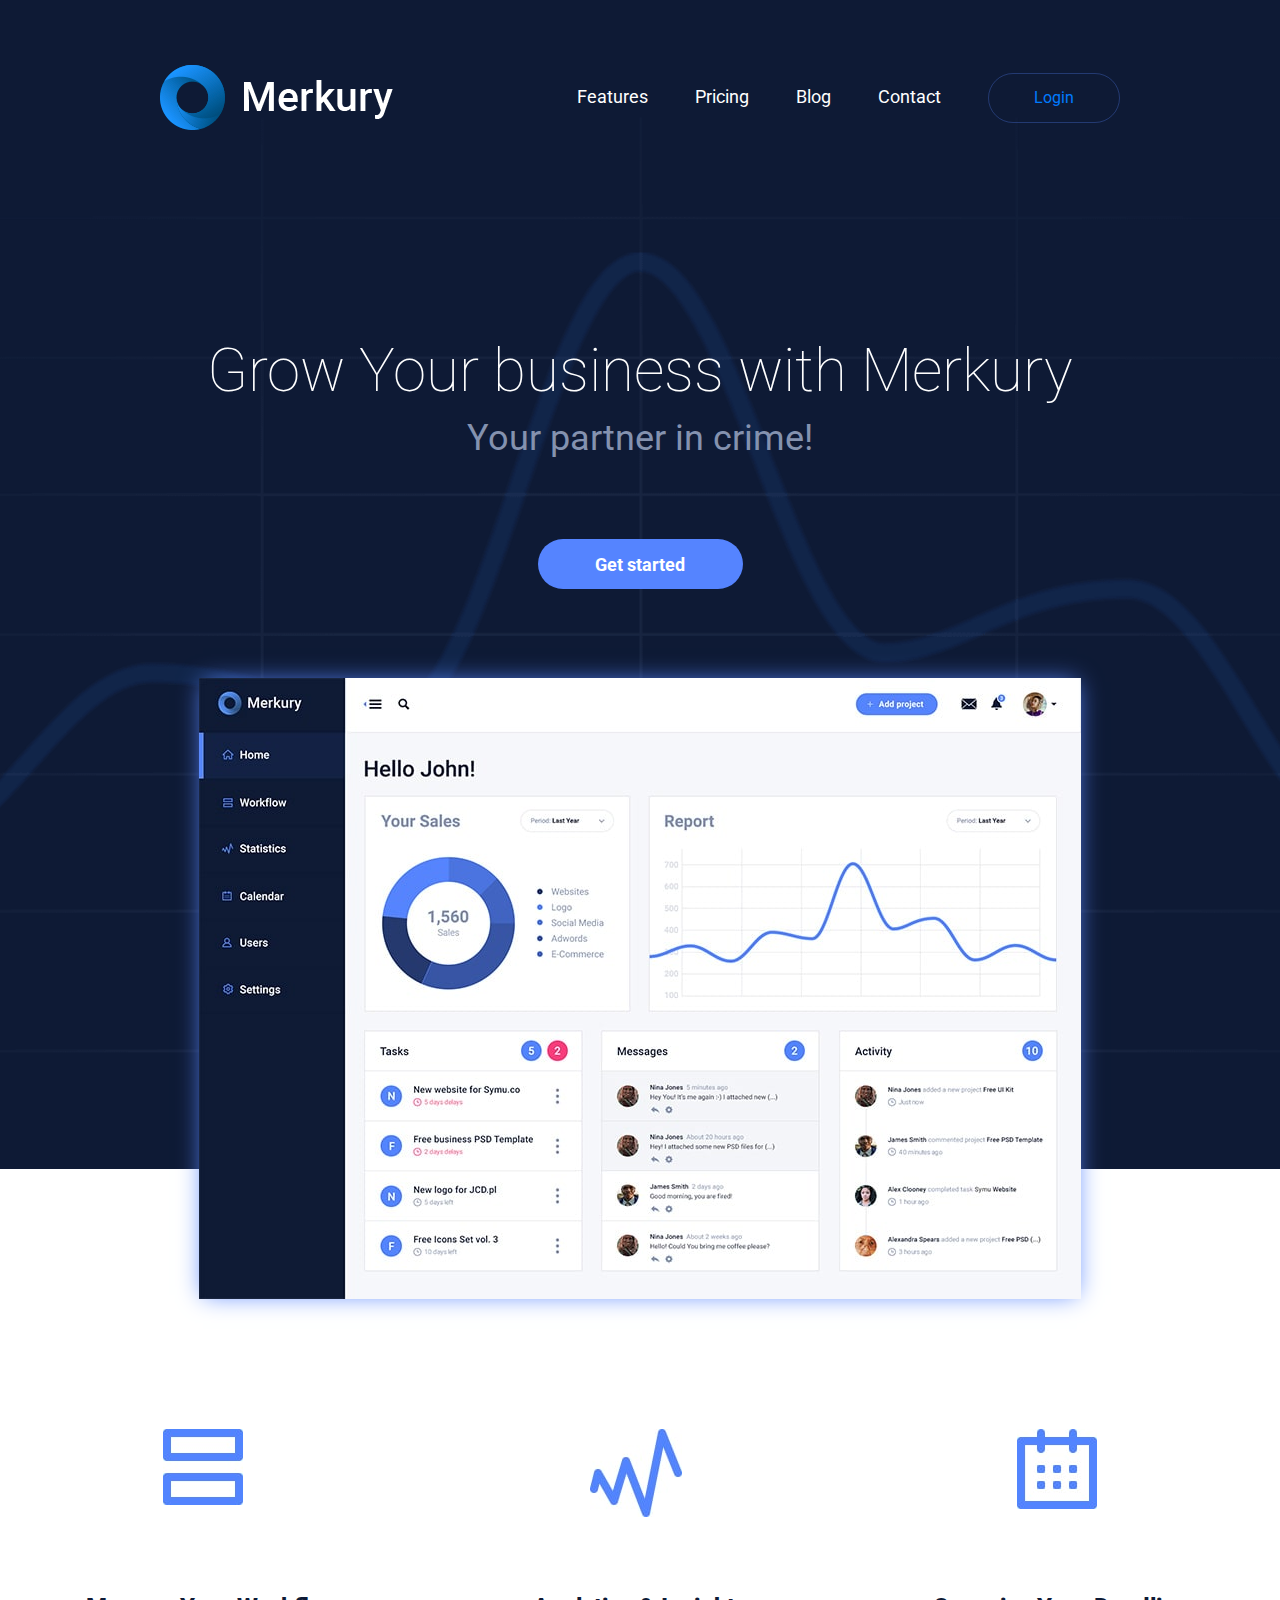
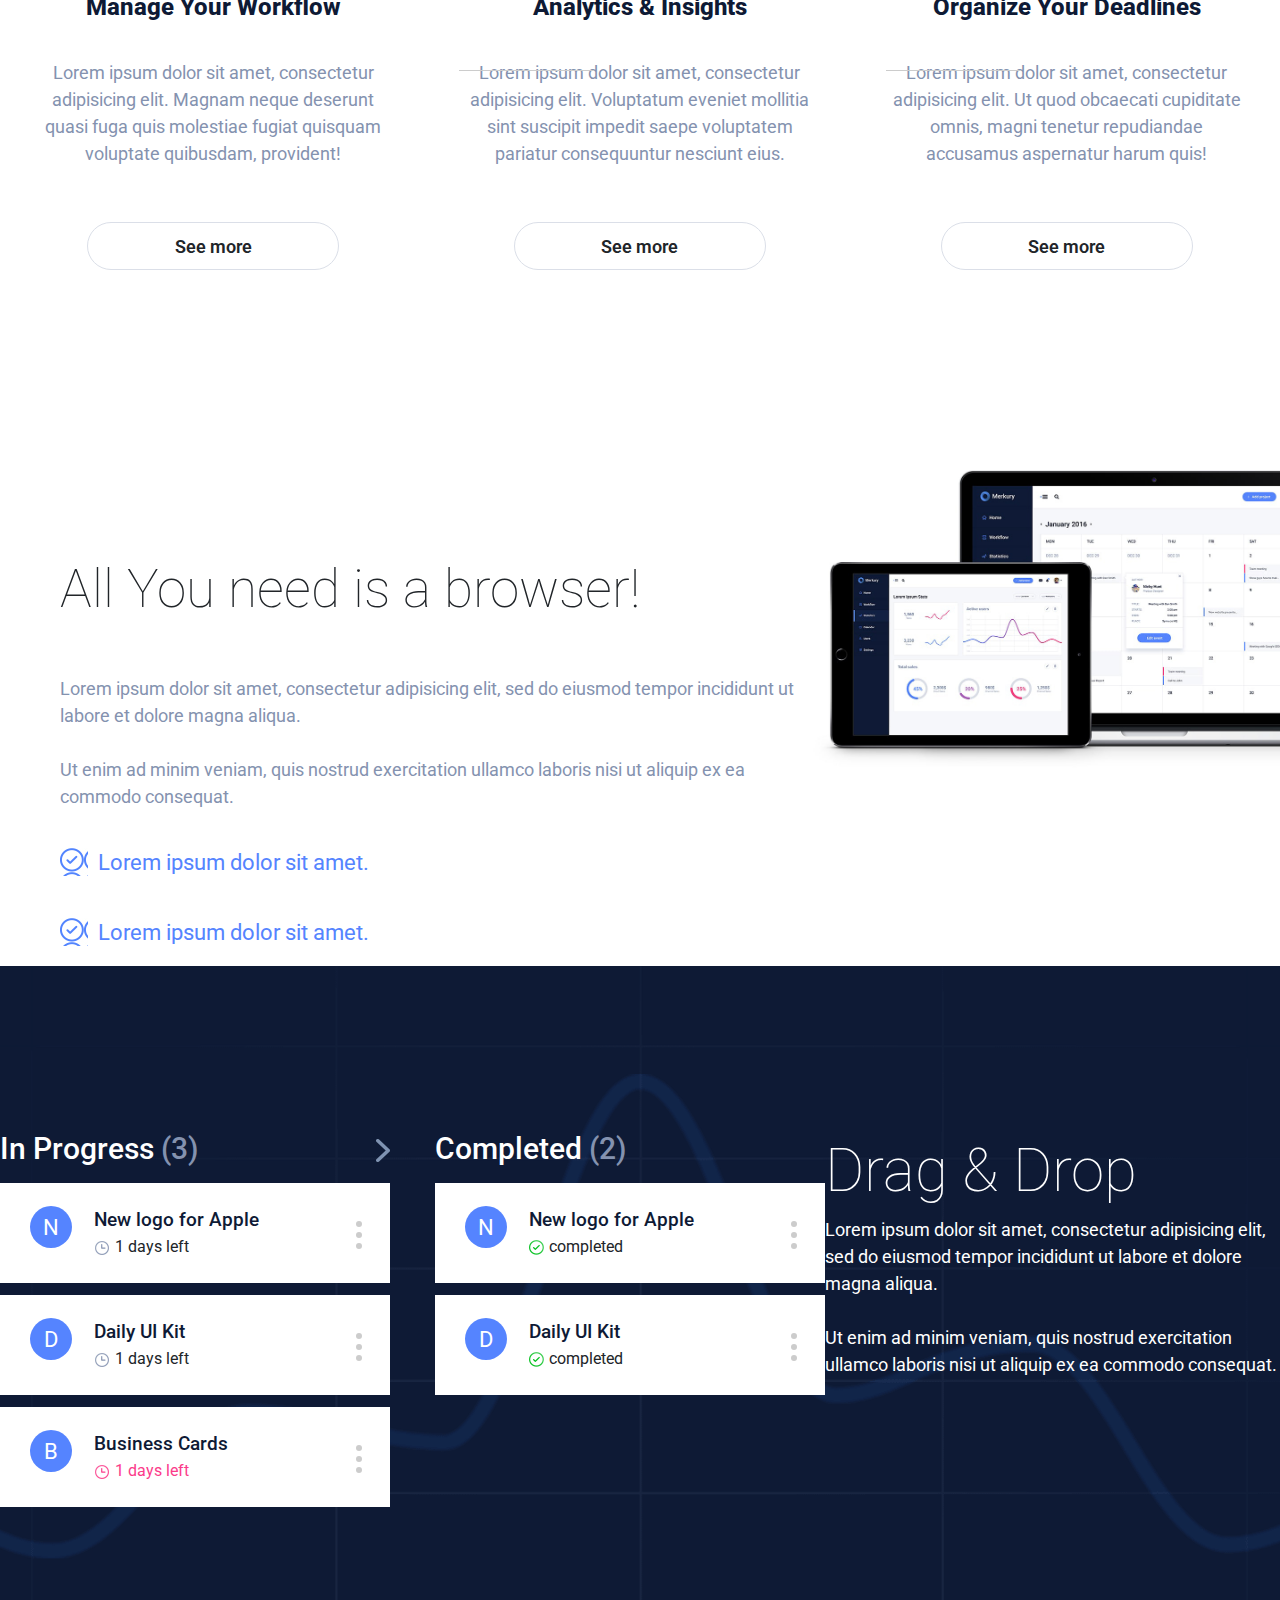
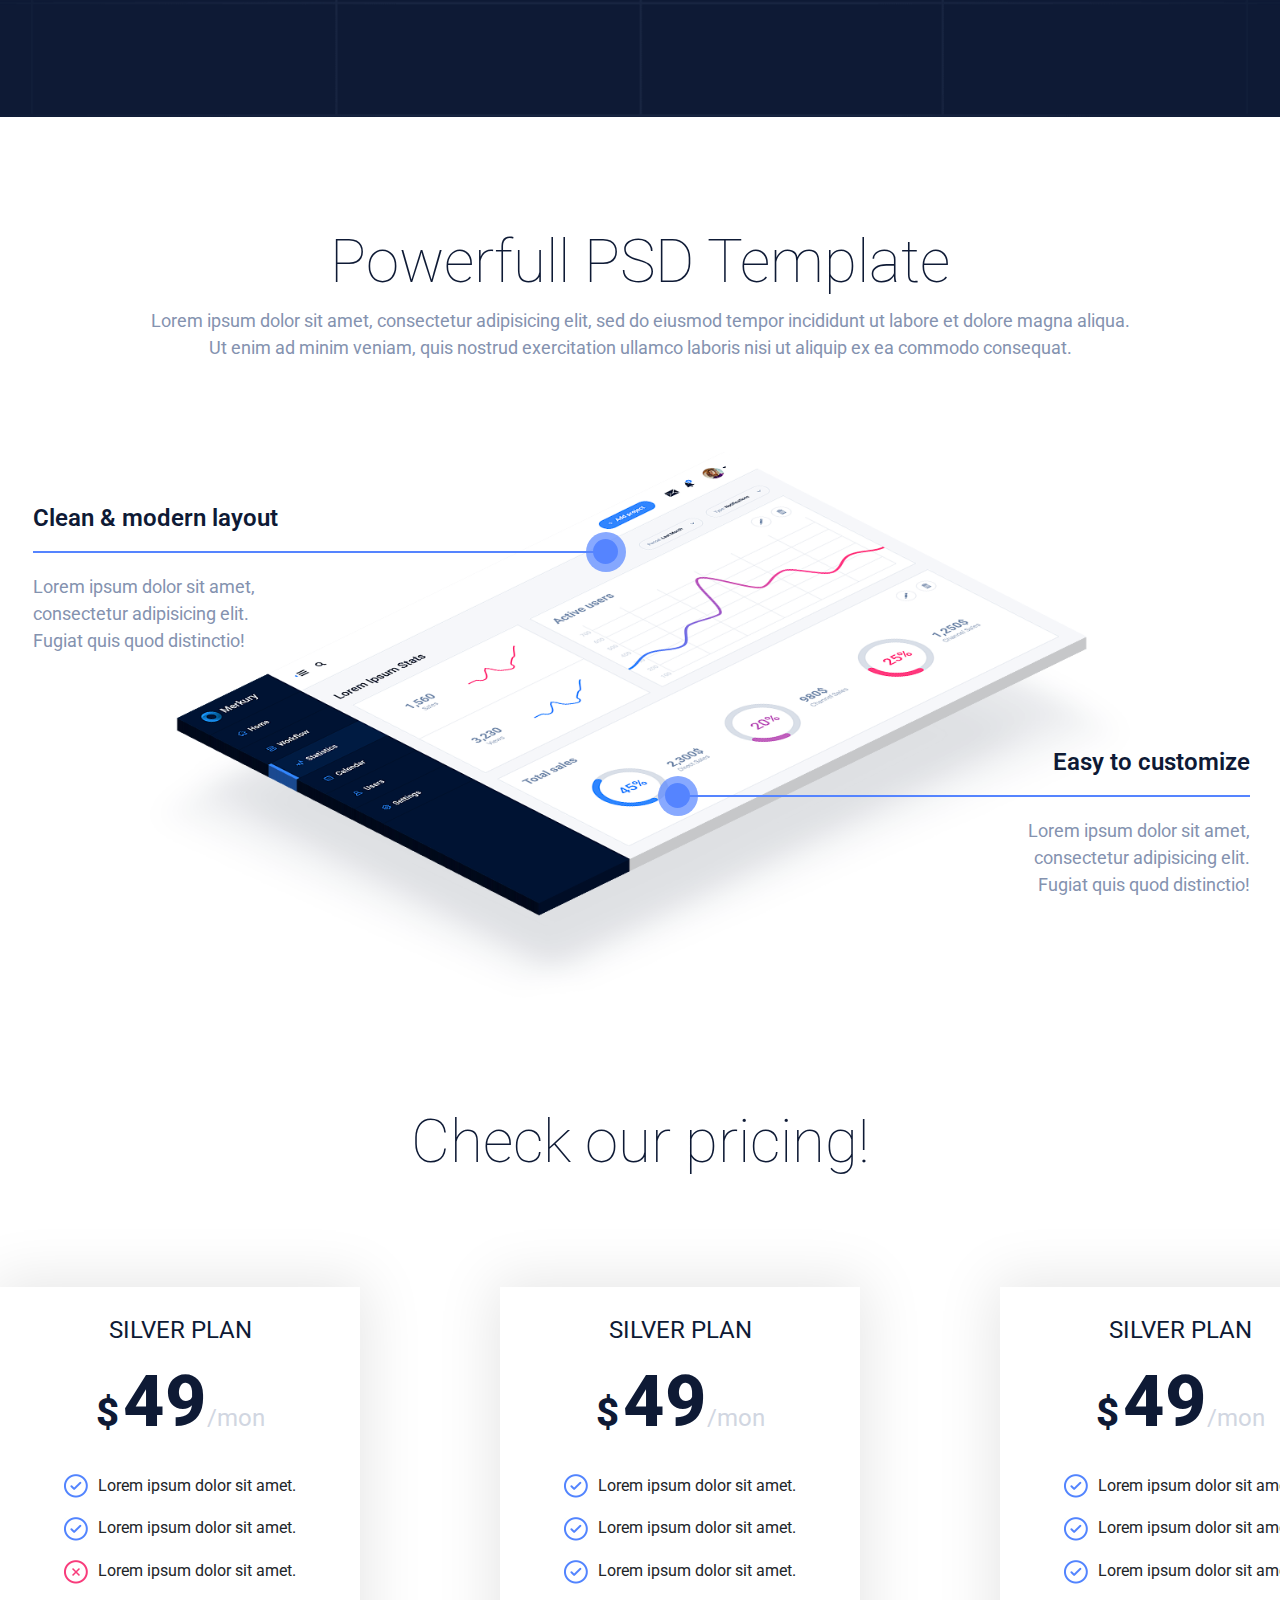
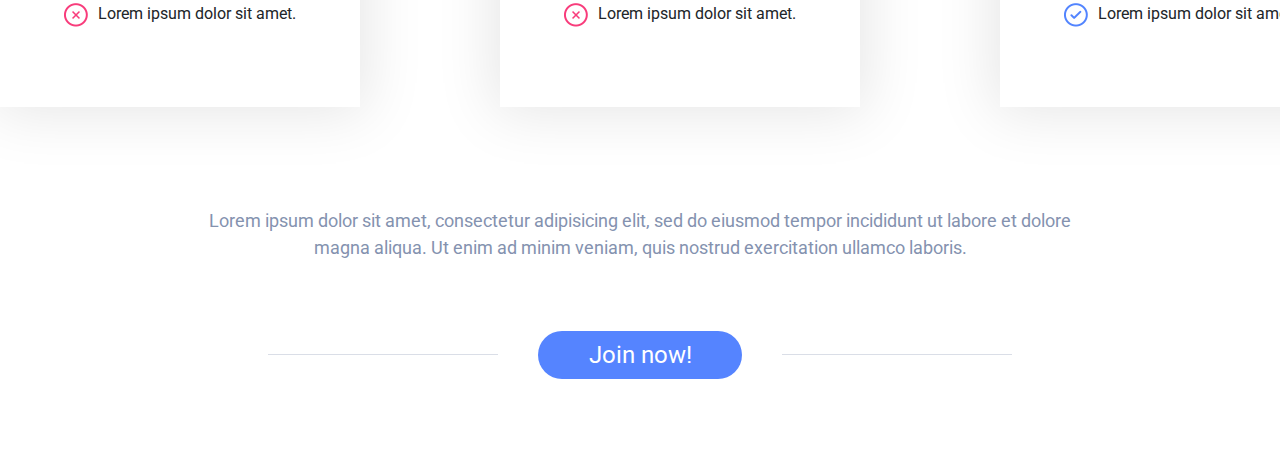
<file: merkury_site/index.html>
<!DOCTYPE html>
<html lang="ru">
<head>
	<meta charset="UTF-8">
	<meta name="viewport" content="width=device-width", inital-scale="1">
	<title>Merkury | layout #3 </title>
	<link rel="stylesheet" href="style/bootstrap.min.css">
	<link href="https://fonts.googleapis.com/css2?family=Montserrat:wght@400;700&family=Roboto:wght@100;400;500&display=swap" rel="stylesheet">
	<link rel="stylesheet" href="style/style.css">
</head>
<body>
	<section class="promo">
		<div class="container-fluid">
			<div class="promo_bg">
				<div class="promo_bg_png"></div>

				<header>
					<div class="header_wrapper">
						<div class="header_logo">
							<img src="img/logo.png" alt="logo">
						</div>
						
						<div class="hamburger_menu">
							<span></span>
							<span></span>
							<span></span>
						</div>

						<div class="header_navbar">
							<nav>
								<ul class="menu">
									<li class="menu_item">
										<a href="" class="menu_item_link">
											Features
										</a>
									</li>
									<li class="menu_item">
										<a href="" class="menu_item_link">
											Pricing
										</a>
									</li>
									<li class="menu_item">
										<a href="" class="menu_item_link">
											Blog           
										</a>
									</li>
									<li class="menu_item">
										<a href="" class="menu_item_link">
											Contact
										</a>
									</li>
								</ul>
							</nav>
							<div class="header_navbar_login">
								<a href="#" class="login_link">
									Login
								</a>
							</div>
						</div>
					</div>
				</header>

				<div class="promo_bg_title">Grow Your business with Merkury</div>
				<div class="promo_bg_subtitle">Your partner in crime!</div>

				<div class="promo_bg_btn">
					<a href="#" class="promo_bg_btn_link">
						Get started
					</a>
				</div>

				<div class="promo_bg_screen">
					<img src="img/screen.jpg" alt="sreen">
				</div>
			</div>
		</div>
	</section>
	<section class="capability">
		<div class="capability_item_wrapper">
			<div class="item">
				<div class="capability_img_wrapper">
					<img src="img/item_1.jpg" alt="item1" class="capability_img">
				</div>
				<div class="capability_title">Manage Your Workflow</div>
				<div class="capability_descr">
					Lorem ipsum dolor sit amet, consectetur adipisicing elit. Magnam neque deserunt quasi fuga quis molestiae fugiat quisquam voluptate quibusdam, provident!
				</div>
				<div class="capability_btn">See more</div>
			</div>
			<div class="item">
				<div class="capability_img_wrapper">	
					<img src="img/item_2.jpg" alt="" class="capability_img">
				</div>
				<div class="capability_title">Analytics & Insights</div>
				<div class="capability_descr">
					Lorem ipsum dolor sit amet, consectetur adipisicing elit. Voluptatum eveniet mollitia sint suscipit impedit saepe voluptatem pariatur consequuntur nesciunt eius.
				</div>
				<div class="capability_btn">See more</div>
			</div>
			<div class="item">
				<div class="capability_img_wrapper">
					<img src="img/item_3.jpg" alt="" class="capability_img">
				</div>
				<div class="capability_title">Organize Your Deadlines</div>
				<div class="capability_descr">
					Lorem ipsum dolor sit amet, consectetur adipisicing elit. Ut quod obcaecati cupiditate omnis, magni tenetur repudiandae accusamus aspernatur harum quis!
				</div>
				<div class="capability_btn">See more</div>
			</div>
		</div>
	</section>

	<section class="promo">
		<div class="promo_wrapper">
			<div class="promo_text">
				<div class="promo_title">All You need is a browser!</div>
				<div class="promo_descr">
					Lorem ipsum dolor sit amet, consectetur adipisicing elit, sed do eiusmod tempor incididunt ut labore et dolore magna aliqua. 
					<br><br>
					Ut enim ad minim veniam, quis nostrud exercitation ullamco laboris nisi 
					ut aliquip ex ea commodo consequat. 
				</div>
				<ul class="promo_item">
					<li>Lorem ipsum dolor sit amet. </li>
					<li>Lorem ipsum dolor sit amet.</li>
				</ul>
			</div>
			<div class="promo_img">
				<img src="img/mocap_screen.jpg" alt="">
			</div>
		</div>
	</section>

	<section class="function">
		<div class="function_png"></div>
		<div class="function_item_wrapper">
			<div class="function_item">
				<div class="item_title">In Progress <span>(3)</span>
					<div class="left_arrow"><img src="img/icon/left_arrow.png" alt=""></div>
				</div>
				<div class="function_inner">
					<div class="function_inner_wrapper">
						<div class="inner_display_js">
							<div class="round">N</div>
							<div class="inner_display_wrapper">
								<div class="inner_title">New logo for Apple</div>
								<div class="inner_time"><img src="img/icon/time.jpg" alt="">1 days left</div>
							</div>
						</div>
						<div class="inner_dots">
							<span></span>
							<span></span>
							<span></span>
						</div>
					</div>
				</div>
				<div class="function_inner">
					<div class="function_inner_wrapper">
						<div class="inner_display_js">
							<div class="round">D</div>
							<div class="inner_display_wrapper">
								<div class="inner_title">Daily UI Kit</div>
								<div class="inner_time"><img src="img/icon/time.jpg" alt="">1 days left</div>
							</div>
						</div>
						<div class="inner_dots">
							<span></span>
							<span></span>
							<span></span>
						</div>
					</div>
				</div>
				<div class="function_inner">
					<div class="function_inner_wrapper">
						<div class="inner_display_js">
							<div class="round">B</div>
							<div class="inner_display_wrapper">
								<div class="inner_title">Business Cards</div>
								<div class="inner_time" style="color: #fb3b8a"><img src="img/icon/red_time.jpg" alt="">1 days left</div>
							</div>
						</div>
						<div class="inner_dots">
							<span></span>
							<span></span>
							<span></span>
						</div>
					</div>
				</div>
			</div>
			<div class="function_item">
				<div class="item_title">Completed <span>(2)</span></div>
				<div class="function_inner">
					<div class="function_inner_wrapper">
						<div class="inner_display_js">
							<div class="round">N</div>
							<div class="inner_display_wrapper">
								<div class="inner_title">New logo for Apple</div>
								<div class="inner_time"><img src="img/icon/completed.jpg" alt="">completed</div>
							</div>
						</div>
						<div class="inner_dots">
							<span></span>
							<span></span>
							<span></span>
						</div>
					</div>
				</div>
				<div class="function_inner">
					<div class="function_inner_wrapper">
						<div class="inner_display_js">
							<div class="round">D</div>
							<div class="inner_display_wrapper">
								<div class="inner_title">Daily UI Kit</div>
								<div class="inner_time"><img src="img/icon/completed.jpg" alt="">completed</div>
							</div>
						</div>
						<div class="inner_dots">
							<span></span>
							<span></span>
							<span></span>
						</div>
					</div>
				</div>
			</div>

		</div>
		<div class="function_text_wrapper">
			<div class="function_title">Drag & Drop</div>
			<div class="function_subtitle">
				Lorem ipsum dolor sit amet, consectetur adipisicing elit, sed do eiusmod tempor incididunt ut labore et dolore magna aliqua. 
				<br><br>
				Ut enim ad minim veniam, quis nostrud exercitation ullamco laboris nisi ut aliquip ex ea commodo consequat. 
			</div>

		</div>
	</section>

	<section class="template">
		<div class="template_title">Powerfull PSD Template</div>
		<div class="template_subtitle">
			Lorem ipsum dolor sit amet, consectetur adipisicing elit, sed do eiusmod tempor incididunt ut labore et dolore magna aliqua. 
			Ut enim ad minim veniam, quis nostrud exercitation ullamco laboris nisi ut aliquip ex ea commodo consequat. 
		</div>
		<div class="template_wrapper">
			<div class="template_wrapper_width">
				<img src="img/mocup_window.png" alt="" class="template_mocup">
				<div class="clean">
					Clean & modern layout
					<div class="template_line">
						<div class="template_line_circle"></div>
					</div>
					<div class="clean_descr">
						Lorem ipsum dolor sit amet, consectetur adipisicing elit. Fugiat quis quod distinctio!
					</div>
				</div>
				<div class="easy">
					Easy to customize
					<div class="template_line">
						<div class="template_line_circle"></div>
					</div>
					<div class="easy_descr">
						Lorem ipsum dolor sit amet, consectetur adipisicing elit. Fugiat quis quod distinctio!
					</div>
				</div>
			</div>
		</div>
	</section>
	
	<div class="pricing">
		<div class="pricing_title">Check our pricing!</div>
		<div class="pricing_item_wrapper">
			<div class="pricing_item">
				<div class="pricing_item_title">silver plan</div>
				<div class="price_wrapper" >	
					<span class="dollar">$</span>
					<div class="pricing_item_price">
						49<span>/mon</span>
					</div>
				</div>
				<ul class="inner_pricing">
					<li><img src="img/icon/cheked.jpg" alt="">Lorem ipsum dolor sit amet.</li>
					<li><img src="img/icon/cheked.jpg" alt="">Lorem ipsum dolor sit amet.</li>
					<li><img src="img/icon/no_cheked.jpg" alt="">Lorem ipsum dolor sit amet.</li>
					<li><img src="img/icon/no_cheked.jpg" alt="">Lorem ipsum dolor sit amet.</li>
				</ul>
			</div>
			<div class="pricing_item">
				<div class="pricing_item_title">silver plan</div>
				<div class="price_wrapper" >	
					<span class="dollar">$</span>
					<div class="pricing_item_price">
						49<span>/mon</span>
					</div>
				</div>
				<ul class="inner_pricing">
					<li><img src="img/icon/cheked.jpg" alt="">Lorem ipsum dolor sit amet.</li>
					<li><img src="img/icon/cheked.jpg" alt="">Lorem ipsum dolor sit amet.</li>
					<li><img src="img/icon/cheked.jpg" alt="">Lorem ipsum dolor sit amet.</li>
					<li><img src="img/icon/no_cheked.jpg" alt="">Lorem ipsum dolor sit amet.</li>
				</ul>
			</div>
			<div class="pricing_item">
				<div class="pricing_item_title">silver plan</div>
				<div class="price_wrapper" >	
					<span class="dollar">$</span>
					<div class="pricing_item_price">
						49<span>/mon</span>
					</div>
				</div>
				<ul class="inner_pricing">
					<li><img src="img/icon/cheked.jpg" alt="">Lorem ipsum dolor sit amet.</li>
					<li><img src="img/icon/cheked.jpg" alt="">Lorem ipsum dolor sit amet.</li>
					<li><img src="img/icon/cheked.jpg" alt="">Lorem ipsum dolor sit amet.</li>
					<li><img src="img/icon/cheked.jpg" alt="">Lorem ipsum dolor sit amet.</li>
				</ul>
			</div>
		</div>
		<div class="pricing_text">
			Lorem ipsum dolor sit amet, consectetur adipisicing elit, sed do eiusmod tempor incididunt ut labore et dolore magna aliqua. Ut enim ad minim veniam, quis nostrud exercitation ullamco laboris.
		</div>
		<div class="pricing_btn">Join now!</div>
	</div>
	<script src="js/script.js"></script>

	<script>document.write('<script src="http://' + (location.host || 'localhost').split(':')[0] + ':35729/livereload.js?snipver=1"></' + 'script>')</script>
</body>
</html>
</file>
<file: merkury_site/style/style.css>
* {
  font-family: Roboto, "sans-serif"; }

.container-fluid {
  padding: 0 !important; }

.promo_bg {
  background-color: #0e1a35;
  position: relative;
  min-height: 1110px;
  padding: 65px 0 580px 0;
  z-index: 1; }
  .promo_bg_title {
    font-size: 60px;
    color: #fff;
    font-weight: 100;
    text-align: center;
    line-height: 22px;
    margin-top: 230px; }
  .promo_bg_subtitle {
    font-size: 36px;
    color: #8492af;
    text-align: center;
    line-height: 52px;
    margin-top: 30px; }
  .promo_bg_png {
    background: url("../img/graph_item.png") center center/cover no-repeat;
    width: 100%;
    height: 80%;
    position: absolute;
    top: 50%;
    left: 50%;
    -webkit-transform: translate(-50%, -50%);
            transform: translate(-50%, -50%);
    z-index: -1; }
  .promo_bg_screen {
    width: 882px;
    -webkit-box-shadow: 0px 0 23px -4px #5987ff;
            box-shadow: 0px 0 23px -4px #5987ff;
    position: absolute;
    bottom: -130px;
    left: 50%;
    -webkit-transform: translateX(-50%);
            transform: translateX(-50%); }
    .promo_bg_screen img {
      width: 100%; }
  .promo_bg_btn {
    width: 205px;
    height: 50px;
    background-color: #5584ff;
    border-radius: 30px;
    display: -webkit-box;
    display: -ms-flexbox;
    display: flex;
    -webkit-box-pack: center;
        -ms-flex-pack: center;
            justify-content: center;
    -webkit-box-align: center;
        -ms-flex-align: center;
            align-items: center;
    margin: 0 auto;
    margin-top: 75px;
    cursor: pointer; }
    .promo_bg_btn_link {
      color: #fff;
      font-size: 18px;
      font-weight: 700; }

.header_wrapper {
  display: -webkit-box;
  display: -ms-flexbox;
  display: flex;
  -webkit-box-pack: justify;
      -ms-flex-pack: justify;
          justify-content: space-between;
  padding: 0 160px; }
  .header_wrapper .header_logo {
    width: 233px;
    height: 65px; }
    .header_wrapper .header_logo img {
      width: 100%; }
  .header_wrapper .header_navbar {
    display: -webkit-box;
    display: -ms-flexbox;
    display: flex;
    -webkit-box-align: center;
        -ms-flex-align: center;
            align-items: center; }
    .header_wrapper .header_navbar nav .menu {
      padding-left: 0rem !important;
      margin-bottom: 0 !important;
      display: -webkit-box;
      display: -ms-flexbox;
      display: flex; }
      .header_wrapper .header_navbar nav .menu li {
        list-style-type: none;
        padding-right: 47px; }
        .header_wrapper .header_navbar nav .menu li a {
          color: #fff;
          font-size: 18px;
          line-height: 18px; }
    .header_wrapper .header_navbar_login {
      display: -webkit-box;
      display: -ms-flexbox;
      display: flex;
      -webkit-box-pack: center;
          -ms-flex-pack: center;
              justify-content: center;
      -webkit-box-align: center;
          -ms-flex-align: center;
              align-items: center;
      width: 132px;
      height: 50px;
      border-radius: 30px;
      border: 1px solid rgba(85, 132, 255, 0.3);
      background-color: rgba(85, 132, 255, 0); }

.hamburger_menu {
  display: none; }

.capability {
  padding: 260px 0 200px 0; }
  .capability_item_wrapper {
    display: -webkit-box;
    display: -ms-flexbox;
    display: flex;
    -ms-flex-pack: distribute;
        justify-content: space-around; }
    .capability_item_wrapper .item {
      width: 368px; }
      .capability_item_wrapper .item:not(:last-child)::after {
        content: " ";
        display: block;
        height: 1px;
        background-color: #ccc;
        width: 135px;
        position: absolute;
        margin: -200px 0 0 430px; }
      .capability_item_wrapper .item .capability_img_wrapper {
        width: 100px;
        height: 100px;
        margin: 0 auto; }
      .capability_item_wrapper .item .capability_title {
        font-size: 24px;
        color: #0e1a35;
        font-weight: 800;
        text-align: center;
        margin-top: 60px; }
      .capability_item_wrapper .item .capability_descr {
        font-size: 18px;
        color: #8492af;
        text-align: center;
        margin-top: 34px; }
      .capability_item_wrapper .item .capability_btn {
        display: -webkit-box;
        display: -ms-flexbox;
        display: flex;
        margin: 0 auto;
        margin-top: 55px;
        width: 252px;
        height: 48px;
        border-radius: 24px;
        border: 1px solid #dbdfe8;
        -webkit-box-align: center;
            -ms-flex-align: center;
                align-items: center;
        -webkit-box-pack: center;
            -ms-flex-pack: center;
                justify-content: center;
        font-size: 18px;
        font-weight: 600;
        cursor: pointer; }

.promo:last-child {
  padding: 25px 0 75px 0; }

.promo_wrapper {
  display: -webkit-box;
  display: -ms-flexbox;
  display: flex;
  -webkit-box-pack: justify;
      -ms-flex-pack: justify;
          justify-content: space-between;
  padding-left: 60px; }
  .promo_wrapper .promo_text {
    margin-top: 80px; }
    .promo_wrapper .promo_text .promo_title {
      font-size: 53px;
      font-weight: 100; }
    .promo_wrapper .promo_text .promo_descr {
      font-size: 18px;
      color: #8492af;
      margin-top: 45px; }
    .promo_wrapper .promo_text .promo_item {
      list-style-type: none;
      padding: 0; }
      .promo_wrapper .promo_text .promo_item li {
        display: -webkit-box;
        display: -ms-flexbox;
        display: flex;
        -webkit-box-align: center;
            -ms-flex-align: center;
                align-items: center;
        color: #5584ff;
        font-size: 22px;
        line-height: 35px;
        margin-top: 35px; }
        .promo_wrapper .promo_text .promo_item li::before {
          content: " ";
          background-image: url("../img/icon/cheked.jpg");
          display: inline-block;
          width: 28px;
          height: 28px;
          margin-right: 10px; }
  .promo_wrapper .promo_img {
    width: 50%; }
    .promo_wrapper .promo_img img {
      width: 100%; }

.function {
  padding: 160px 0 210px 0;
  background-color: #0e1a35;
  position: relative;
  z-index: 1;
  display: -webkit-box;
  display: -ms-flexbox;
  display: flex;
  -ms-flex-pack: distribute;
      justify-content: space-around; }
  .function_png {
    background: url("../img/graph_item.png") center center/cover no-repeat;
    width: 100%;
    height: 100%;
    position: absolute;
    top: 50%;
    left: 50%;
    -webkit-transform: translate(-50%, -50%);
            transform: translate(-50%, -50%);
    z-index: -1; }
  .function_item_wrapper {
    display: -webkit-box;
    display: -ms-flexbox;
    display: flex; }
    .function_item_wrapper .function_item {
      width: 390px; }
      .function_item_wrapper .function_item:first-child {
        margin-right: 45px; }
      .function_item_wrapper .function_item .item_title {
        position: relative;
        color: #fff;
        font-size: 30px;
        font-weight: 500; }
        .function_item_wrapper .function_item .item_title span {
          color: #8492af; }
        .function_item_wrapper .function_item .item_title .left_arrow {
          position: absolute;
          display: inline-block;
          right: 0; }
      .function_item_wrapper .function_item .function_inner {
        width: 390px;
        height: 100px;
        background-color: #fff;
        display: -webkit-box;
        display: -ms-flexbox;
        display: flex;
        -webkit-box-align: center;
            -ms-flex-align: center;
                align-items: center;
        -webkit-box-pack: center;
            -ms-flex-pack: center;
                justify-content: center;
        margin-top: 12px;
        padding: 0 28px 0 30px; }
        .function_item_wrapper .function_item .function_inner:first-child {
          margin-top: 35px; }
        .function_item_wrapper .function_item .function_inner_wrapper {
          display: -webkit-box;
          display: -ms-flexbox;
          display: flex;
          -webkit-box-pack: justify;
              -ms-flex-pack: justify;
                  justify-content: space-between;
          width: 100%;
          -webkit-box-align: center;
              -ms-flex-align: center;
                  align-items: center; }
          .function_item_wrapper .function_item .function_inner_wrapper .inner_display_js {
            display: -webkit-box;
            display: -ms-flexbox;
            display: flex;
            -ms-flex-pack: distribute;
                justify-content: space-around; }
            .function_item_wrapper .function_item .function_inner_wrapper .inner_display_js .round {
              width: 42px;
              height: 42px;
              border-radius: 100%;
              background-color: #5584ff;
              display: -webkit-box;
              display: -ms-flexbox;
              display: flex;
              -webkit-box-align: center;
                  -ms-flex-align: center;
                      align-items: center;
              -webkit-box-pack: center;
                  -ms-flex-pack: center;
                      justify-content: center;
              color: #fff;
              font-size: 22px; }
            .function_item_wrapper .function_item .function_inner_wrapper .inner_display_js .inner_display_wrapper {
              margin-left: 22px;
              display: -webkit-box;
              display: -ms-flexbox;
              display: flex;
              -webkit-box-orient: vertical;
              -webkit-box-direction: normal;
                  -ms-flex-direction: column;
                      flex-direction: column; }
              .function_item_wrapper .function_item .function_inner_wrapper .inner_display_js .inner_display_wrapper .inner_title {
                color: #0e1a35;
                font-weight: 500;
                font-size: 19px; }
              .function_item_wrapper .function_item .function_inner_wrapper .inner_display_js .inner_display_wrapper .inner_time img {
                margin-right: 5px; }
          .function_item_wrapper .function_item .function_inner_wrapper .inner_dots {
            display: -webkit-box;
            display: -ms-flexbox;
            display: flex;
            -webkit-box-orient: vertical;
            -webkit-box-direction: normal;
                -ms-flex-direction: column;
                    flex-direction: column;
            cursor: pointer; }
            .function_item_wrapper .function_item .function_inner_wrapper .inner_dots span {
              display: inline-block;
              width: 6px;
              height: 6px;
              border-radius: 100%;
              background-color: #ccc;
              margin-top: 5px; }
  .function_text_wrapper {
    max-width: 510px; }
    .function_text_wrapper .function_title {
      font-size: 60px;
      font-weight: 100;
      color: #fff; }
    .function_text_wrapper .function_subtitle {
      font-size: 18px;
      color: #fff; }

.template {
  padding-top: 100px;
  height: 980px; }
  .template_title {
    text-align: center;
    font-weight: 100;
    font-size: 60px;
    color: #0e1a35; }
  .template_subtitle {
    text-align: center;
    font-size: 18px;
    max-width: 1000px;
    margin: 0 auto;
    color: #8492af; }
  .template_wrapper {
    margin-top: 90px; }
    .template_wrapper_width {
      width: 1218px;
      height: auto;
      position: relative;
      margin: 0 auto; }
      .template_wrapper_width img {
        width: 100%; }
      .template_wrapper_width .clean {
        position: absolute;
        left: -115px;
        top: 90px;
        color: #0e1a35;
        font-size: 24px;
        font-weight: 600; }
        .template_wrapper_width .clean .template_line {
          margin-top: 15px;
          height: 2px;
          background-color: #5584ff;
          width: 630px;
          position: relative; }
          .template_wrapper_width .clean .template_line_circle {
            width: 33px;
            height: 33px;
            background-color: #5584ff;
            border-radius: 100%;
            position: absolute;
            top: -16px;
            right: -15px; }
            .template_wrapper_width .clean .template_line_circle::before {
              content: " ";
              display: block;
              position: absolute;
              width: 45px;
              height: 45px;
              border-radius: 100%;
              left: -6px;
              top: -6px;
              background-color: rgba(85, 132, 255, 0.7); }
        .template_wrapper_width .clean_descr {
          width: 230px;
          margin-top: 20px;
          color: #8492af;
          font-size: 18px;
          font-weight: 400; }
      .template_wrapper_width .easy {
        position: absolute;
        right: -72px;
        bottom: 153px;
        color: #0e1a35;
        font-size: 24px;
        font-weight: 600;
        display: -webkit-box;
        display: -ms-flexbox;
        display: flex;
        -webkit-box-orient: vertical;
        -webkit-box-direction: normal;
            -ms-flex-direction: column;
                flex-direction: column;
        -webkit-box-align: end;
            -ms-flex-align: end;
                align-items: flex-end; }
        .template_wrapper_width .easy .template_line {
          margin-top: 15px;
          height: 2px;
          background-color: #5584ff;
          width: 630px;
          position: relative; }
          .template_wrapper_width .easy .template_line_circle {
            width: 33px;
            height: 33px;
            background-color: #5584ff;
            border-radius: 100%;
            position: absolute;
            top: -16px;
            left: -15px; }
            .template_wrapper_width .easy .template_line_circle::before {
              content: " ";
              display: block;
              position: absolute;
              width: 45px;
              height: 45px;
              border-radius: 100%;
              left: -6px;
              top: -6px;
              background-color: rgba(85, 132, 255, 0.7); }
        .template_wrapper_width .easy_descr {
          width: 230px;
          margin-top: 20px;
          color: #8492af;
          font-size: 18px;
          font-weight: 400;
          text-align: right; }

.pricing_title {
  text-align: center;
  font-weight: 100;
  font-size: 60px;
  color: #0e1a35; }
.pricing_item_wrapper {
  display: -webkit-box;
  display: -ms-flexbox;
  display: flex;
  width: 1360px;
  -webkit-box-pack: justify;
      -ms-flex-pack: justify;
          justify-content: space-between;
  margin: 100px auto; }
  .pricing_item_wrapper .pricing_item {
    width: 360px;
    height: 420px;
    background-color: #fff;
    display: -webkit-box;
    display: -ms-flexbox;
    display: flex;
    -webkit-box-orient: vertical;
    -webkit-box-direction: normal;
        -ms-flex-direction: column;
            flex-direction: column;
    -webkit-box-align: center;
        -ms-flex-align: center;
            align-items: center;
    padding: 25px 0;
    -webkit-box-shadow: 0 0 56px 6px rgba(0, 0, 0, 0.1);
            box-shadow: 0 0 56px 6px rgba(0, 0, 0, 0.1); }
    .pricing_item_wrapper .pricing_item_title {
      font-size: 24px;
      font-weight: 400;
      color: #0e1a35;
      text-transform: uppercase; }
    .pricing_item_wrapper .pricing_item .price_wrapper .dollar {
      color: #0e1a35;
      font-size: 40px;
      font-weight: 800;
      display: inline-block; }
    .pricing_item_wrapper .pricing_item .price_wrapper .pricing_item_price {
      color: #0e1a35;
      font-size: 72px;
      font-weight: 800;
      display: inline-block; }
      .pricing_item_wrapper .pricing_item .price_wrapper .pricing_item_price span {
        color: #d1d6e1;
        font-size: 24px;
        font-weight: 400; }
    .pricing_item_wrapper .pricing_item .inner_pricing {
      list-style-type: none;
      padding-left: 0;
      margin-bottom: 0; }
      .pricing_item_wrapper .pricing_item .inner_pricing li {
        margin-top: 18px; }
        .pricing_item_wrapper .pricing_item .inner_pricing li img {
          margin-right: 10px; }
.pricing .pricing_text {
  font-size: 18px;
  max-width: 915px;
  color: #8492af;
  margin: 0 auto;
  text-align: center; }
.pricing .pricing_btn {
  width: 204px;
  height: 48px;
  display: -webkit-box;
  display: -ms-flexbox;
  display: flex;
  -webkit-box-align: center;
      -ms-flex-align: center;
          align-items: center;
  -webkit-box-pack: center;
      -ms-flex-pack: center;
          justify-content: center;
  background-color: #5584ff;
  border-radius: 24px;
  margin: 70px auto;
  color: #fff;
  font-size: 24px;
  position: relative; }
  .pricing .pricing_btn::before {
    content: " ";
    display: block;
    height: 1px;
    width: 230px;
    background-color: #dadee7;
    position: absolute;
    left: -270px; }
  .pricing .pricing_btn::after {
    content: " ";
    display: block;
    height: 1px;
    width: 230px;
    background-color: #dadee7;
    position: absolute;
    right: -270px; }

@media (max-width: 991px) {
  .header_wrapper .hamburger_menu {
    width: 40px;
    margin-top: 19px;
    height: 12px;
    display: block; }
    .header_wrapper .hamburger_menu span {
      width: 100%;
      height: 4px;
      background-color: #fff;
      margin-bottom: 6px;
      display: block;
      -webkit-transition: 0.3s;
      transition: 0.3s; }
      .header_wrapper .hamburger_menu span:nth-child(1) {
        -webkit-transform: rotate(0deg);
                transform: rotate(0deg); }
      .header_wrapper .hamburger_menu span:nth-child(2) {
        display: block; }
      .header_wrapper .hamburger_menu span:nth-child(3) {
        -webkit-transform: rotate(0deg);
                transform: rotate(0deg); }
  .header_wrapper .hamburger_menu_active {
    width: 40px;
    margin-top: 19px;
    height: 12px;
    display: block; }
    .header_wrapper .hamburger_menu_active span {
      width: 100%;
      height: 4px;
      background-color: #fff;
      margin-bottom: -4px;
      display: block;
      -webkit-transition: 0.5s;
      transition: 0.5s; }
      .header_wrapper .hamburger_menu_active span:nth-child(1) {
        -webkit-transform: rotate(-45deg);
                transform: rotate(-45deg); }
      .header_wrapper .hamburger_menu_active span:nth-child(2) {
        display: none; }
      .header_wrapper .hamburger_menu_active span:nth-child(3) {
        -webkit-transform: rotate(45deg);
                transform: rotate(45deg); }
  .header_wrapper .header_navbar {
    display: none;
    width: 0%;
    margin-top: 72px;
    padding: 50px 0px;
    position: absolute;
    -webkit-box-orient: vertical;
    -webkit-box-direction: normal;
        -ms-flex-direction: column;
            flex-direction: column;
    left: 50%;
    -webkit-transform: translateX(-50%);
            transform: translateX(-50%);
    -webkit-transition: 3s;
    transition: 3s; }
    .header_wrapper .header_navbar nav .menu {
      -webkit-box-orient: vertical;
      -webkit-box-direction: normal;
          -ms-flex-direction: column;
              flex-direction: column; }
      .header_wrapper .header_navbar nav .menu li {
        padding-right: 0;
        text-align: center;
        margin: 19px 0; }
    .header_wrapper .header_navbar_login {
      margin-top: 15px; }
  .header_wrapper .header_navbar_active {
    background-color: #0e1a35;
    width: 100%;
    display: -webkit-box;
    display: -ms-flexbox;
    display: flex;
    -webkit-transition: 1s;
    transition: 1s;
    -webkit-box-shadow: 0 4px 3px #3875ff;
            box-shadow: 0 4px 3px #3875ff;
    z-index: 1; }

  .promo_bg_screen {
    width: 765px; } }
@media (max-width: 768px) {
  .promo_bg {
    padding: 60px 0 0 0;
    min-height: 900px; }
    .promo_bg_screen {
      width: 565px; }
    .promo_bg_title {
      font-size: 54px;
      line-height: 50px;
      margin-top: 155px; }
    .promo_bg_subtitle {
      font-size: 31px;
      line-height: 56px;
      margin-top: 16px; }

  header .header_wrapper {
    padding: 0 60px; } }
@media (max-width: 576px) {
  .promo_bg {
    padding: 60px 0 0 0;
    min-height: 800px; }
    .promo_bg_btn_link {
      font-weight: 500; }
    .promo_bg_screen {
      width: 465px; }
    .promo_bg_title {
      font-size: 42px;
      line-height: 50px;
      margin-top: 85px; }
    .promo_bg_subtitle {
      font-size: 25px;
      line-height: 47px;
      margin-top: 0px; } }
@media (max-width: 485px) {
  header .header_wrapper {
    padding: 0 20px; }
    header .header_wrapper .header_logo {
      width: 200px;
      height: 43px; }

  .promo_bg {
    min-height: 600px; }
    .promo_bg_screen {
      width: 285px;
      bottom: -68px; }
    .promo_bg_title {
      font-size: 28px;
      line-height: 31px;
      margin-top: 75px; }
    .promo_bg_subtitle {
      font-size: 20px;
      line-height: 36px;
      margin-top: 0px; } }
@media (max-width: 992px) {
  .capability {
    padding: 200px 0 100px 0; }
    .capability_item_wrapper .item {
      width: 250px; }
      .capability_item_wrapper .item:not(:last-child)::after {
        content: " ";
        display: none;
        height: 1px;
        background-color: #ccc;
        width: 135px;
        position: absolute;
        margin: -200px 0 0 430px; }
      .capability_item_wrapper .item .capability_img_wrapper {
        width: 100px;
        height: 100px;
        margin: 0 auto; }
      .capability_item_wrapper .item .capability_title {
        font-size: 20px; }
      .capability_item_wrapper .item .capability_descr {
        font-size: 15px; }
      .capability_item_wrapper .item .capability_btn {
        margin-top: 45px;
        font-size: 17px; } }
@media (max-width: 768px) {
  .capability {
    display: -webkit-box;
    display: -ms-flexbox;
    display: flex;
    -webkit-box-pack: center;
        -ms-flex-pack: center;
            justify-content: center; }
    .capability_item_wrapper {
      -webkit-box-orient: vertical;
      -webkit-box-direction: normal;
          -ms-flex-direction: column;
              flex-direction: column; }
      .capability_item_wrapper .item {
        width: 450px; }
        .capability_item_wrapper .item:not(:first-child) {
          margin-top: 65px; }
        .capability_item_wrapper .item:not(:last-child)::after {
          content: " ";
          display: none;
          height: 1px;
          background-color: #ccc;
          width: 135px;
          position: absolute;
          margin: -200px 0 0 430px; }
        .capability_item_wrapper .item .capability_img_wrapper {
          width: 100px;
          height: 100px;
          margin: 0 auto; }
        .capability_item_wrapper .item .capability_title {
          margin-top: 0;
          font-size: 24px; }
        .capability_item_wrapper .item .capability_descr {
          margin-top: 15px;
          font-size: 18px; }
        .capability_item_wrapper .item .capability_btn {
          margin-top: 45px;
          font-size: 18px; } }
@media (max-width: 576px) {
  .capability {
    padding: 200px 0 50px 0;
    display: -webkit-box;
    display: -ms-flexbox;
    display: flex;
    -webkit-box-pack: center;
        -ms-flex-pack: center;
            justify-content: center; }
    .capability_item_wrapper {
      -webkit-box-orient: vertical;
      -webkit-box-direction: normal;
          -ms-flex-direction: column;
              flex-direction: column; }
      .capability_item_wrapper .item {
        width: auto; }
        .capability_item_wrapper .item:not(:first-child) {
          margin-top: 50px; }
        .capability_item_wrapper .item:not(:last-child)::after {
          content: " ";
          display: none;
          height: 1px;
          background-color: #ccc;
          width: 135px;
          position: absolute;
          margin: -200px 0 0 430px; }
        .capability_item_wrapper .item .capability_img_wrapper {
          width: 100px;
          height: 100px;
          margin: 0 auto; }
        .capability_item_wrapper .item .capability_title {
          margin-top: 0;
          font-size: 24px; }
        .capability_item_wrapper .item .capability_descr {
          margin-top: 15px;
          padding: 0 20px;
          font-size: 18px; }
        .capability_item_wrapper .item .capability_btn {
          margin-top: 16px;
          font-size: 18px; } }
@media (max-width: 992px) {
  .promo_wrapper {
    display: -webkit-box;
    display: -ms-flexbox;
    display: flex;
    -webkit-box-orient: vertical;
    -webkit-box-direction: normal;
        -ms-flex-direction: column;
            flex-direction: column;
    -webkit-box-pack: center;
        -ms-flex-pack: center;
            justify-content: center;
    -webkit-box-align: end;
        -ms-flex-align: end;
            align-items: flex-end;
    padding-left: 0px; }
    .promo_wrapper .promo_text {
      margin-top: 0px;
      padding: 0 40px; }
      .promo_wrapper .promo_text .promo_item {
        list-style-type: none;
        padding: 0; }
    .promo_wrapper .promo_img {
      width: 100%;
      margin-top: 50px; }
      .promo_wrapper .promo_img img {
        width: 100%; } }
@media (max-width: 768px) {
  .promo_img {
    width: 90%;
    margin-top: 50px; }
    .promo_img img {
      width: 100%; } }
@media (max-width: 576px) {
  .promo_wrapper {
    display: -webkit-box;
    display: -ms-flexbox;
    display: flex;
    -webkit-box-orient: vertical;
    -webkit-box-direction: normal;
        -ms-flex-direction: column;
            flex-direction: column;
    -webkit-box-pack: center;
        -ms-flex-pack: center;
            justify-content: center;
    -webkit-box-align: end;
        -ms-flex-align: end;
            align-items: flex-end;
    padding-left: 0px; }
    .promo_wrapper .promo_text {
      margin-top: 0px;
      padding: 0 30px; }
      .promo_wrapper .promo_text .promo_title {
        font-size: 40px;
        font-weight: 100; }
      .promo_wrapper .promo_text .promo_descr {
        font-size: 16px;
        color: #8492af;
        margin-top: 17px; }
      .promo_wrapper .promo_text .promo_item {
        list-style-type: none;
        padding: 0;
        margin-top: 40px; }
        .promo_wrapper .promo_text .promo_item li {
          display: -webkit-box;
          display: -ms-flexbox;
          display: flex;
          -webkit-box-align: center;
              -ms-flex-align: center;
                  align-items: center;
          color: #5584ff;
          font-size: 16px;
          line-height: 14px;
          margin-top: 23px; }
    .promo_wrapper .promo_img {
      width: 100%;
      margin-top: 50px; }
      .promo_wrapper .promo_img img {
        width: 100%; } }
@media (max-width: 1500px) {
  .template {
    padding-top: 100px;
    height: 980px; }
    .template_title {
      text-align: center;
      font-weight: 100;
      font-size: 60px;
      color: #0e1a35; }
    .template_subtitle {
      text-align: center;
      font-size: 18px;
      max-width: 1000px;
      margin: 0 auto;
      color: #8492af; }
    .template_wrapper {
      margin-top: 90px; }
      .template_wrapper_width {
        width: 980px; }
        .template_wrapper_width img {
          width: 100%; }
        .template_wrapper_width .clean {
          left: -117px;
          top: 49px; }
          .template_wrapper_width .clean .template_line {
            margin-top: 15px;
            width: 570px; }
            .template_wrapper_width .clean .template_line_circle {
              width: 25px;
              height: 25px;
              top: -12px;
              right: -15px; }
              .template_wrapper_width .clean .template_line_circle::before {
                width: 40px;
                height: 40px;
                left: -7px;
                top: -7px; }
          .template_wrapper_width .clean_descr {
            margin-top: 20px;
            font-size: 18px; }
        .template_wrapper_width .easy {
          right: -120px;
          bottom: 100px;
          font-size: 24px; }
          .template_wrapper_width .easy .template_line {
            width: 570px; }
            .template_wrapper_width .easy .template_line_circle {
              width: 25px;
              height: 25px;
              top: -12px;
              left: -15px; }
              .template_wrapper_width .easy .template_line_circle::before {
                width: 40px;
                height: 40px;
                left: -7px;
                top: -7px; }
          .template_wrapper_width .easy_descr {
            font-size: 18px; } }
@media (max-width: 1265px) {
  .template {
    padding-top: 100px;
    height: 980px; }
    .template_title {
      text-align: center;
      font-weight: 100;
      font-size: 60px;
      color: #0e1a35; }
    .template_subtitle {
      text-align: center;
      font-size: 18px;
      max-width: 1000px;
      margin: 0 auto;
      color: #8492af; }
    .template_wrapper {
      margin-top: 90px; }
      .template_wrapper_width {
        width: 780px; }
        .template_wrapper_width img {
          width: 100%; }
        .template_wrapper_width .clean {
          left: -117px;
          top: 49px;
          font-size: 19px; }
          .template_wrapper_width .clean .template_line {
            margin-top: 5px;
            width: 474px; }
            .template_wrapper_width .clean .template_line_circle {
              width: 20px;
              height: 20px;
              top: -9px;
              right: -15px; }
              .template_wrapper_width .clean .template_line_circle::before {
                width: 36px;
                height: 36px;
                left: -8px;
                top: -8px; }
          .template_wrapper_width .clean_descr {
            margin-top: 10px;
            font-size: 14px; }
        .template_wrapper_width .easy {
          right: -120px;
          bottom: 100px;
          font-size: 19px; }
          .template_wrapper_width .easy .template_line {
            width: 474px;
            margin-top: 5px; }
            .template_wrapper_width .easy .template_line_circle {
              width: 20px;
              height: 20px;
              top: -9px;
              left: -15px; }
              .template_wrapper_width .easy .template_line_circle::before {
                width: 36px;
                height: 36px;
                left: -8px;
                top: -8px; }
          .template_wrapper_width .easy_descr {
            font-size: 14px;
            margin-top: 5px; } }
@media (max-width: 1080px) {
  .template {
    padding-top: 100px;
    height: 750px; }
    .template_title {
      text-align: center;
      font-weight: 100;
      font-size: 54px;
      color: #0e1a35; }
    .template_subtitle {
      text-align: center;
      font-size: 16px;
      max-width: 870px;
      margin: 0 auto;
      color: #8492af; }
    .template_wrapper {
      margin-top: 90px; }
      .template_wrapper_width {
        width: 630px; }
        .template_wrapper_width img {
          width: 100%; }
        .template_wrapper_width .clean {
          left: -81px;
          top: 26px;
          font-size: 18px; }
          .template_wrapper_width .clean .template_line {
            margin-top: 5px;
            width: 390px; }
            .template_wrapper_width .clean .template_line_circle {
              width: 15px;
              height: 15px;
              top: -7px;
              right: -15px; }
              .template_wrapper_width .clean .template_line_circle::before {
                width: 25px;
                height: 25px;
                left: -5px;
                top: -5px; }
          .template_wrapper_width .clean_descr {
            margin-top: 10px;
            font-size: 14px; }
        .template_wrapper_width .easy {
          right: -100px;
          bottom: 50px;
          font-size: 19px; }
          .template_wrapper_width .easy .template_line {
            width: 390px;
            margin-top: 5px; }
            .template_wrapper_width .easy .template_line_circle {
              width: 15px;
              height: 15px;
              top: -7px;
              left: -15px; }
              .template_wrapper_width .easy .template_line_circle::before {
                width: 25px;
                height: 25px;
                left: -5px;
                top: -5px; }
          .template_wrapper_width .easy_descr {
            font-size: 14px;
            margin-top: 5px; } }

/*# sourceMappingURL=style.css.map */
</file>
